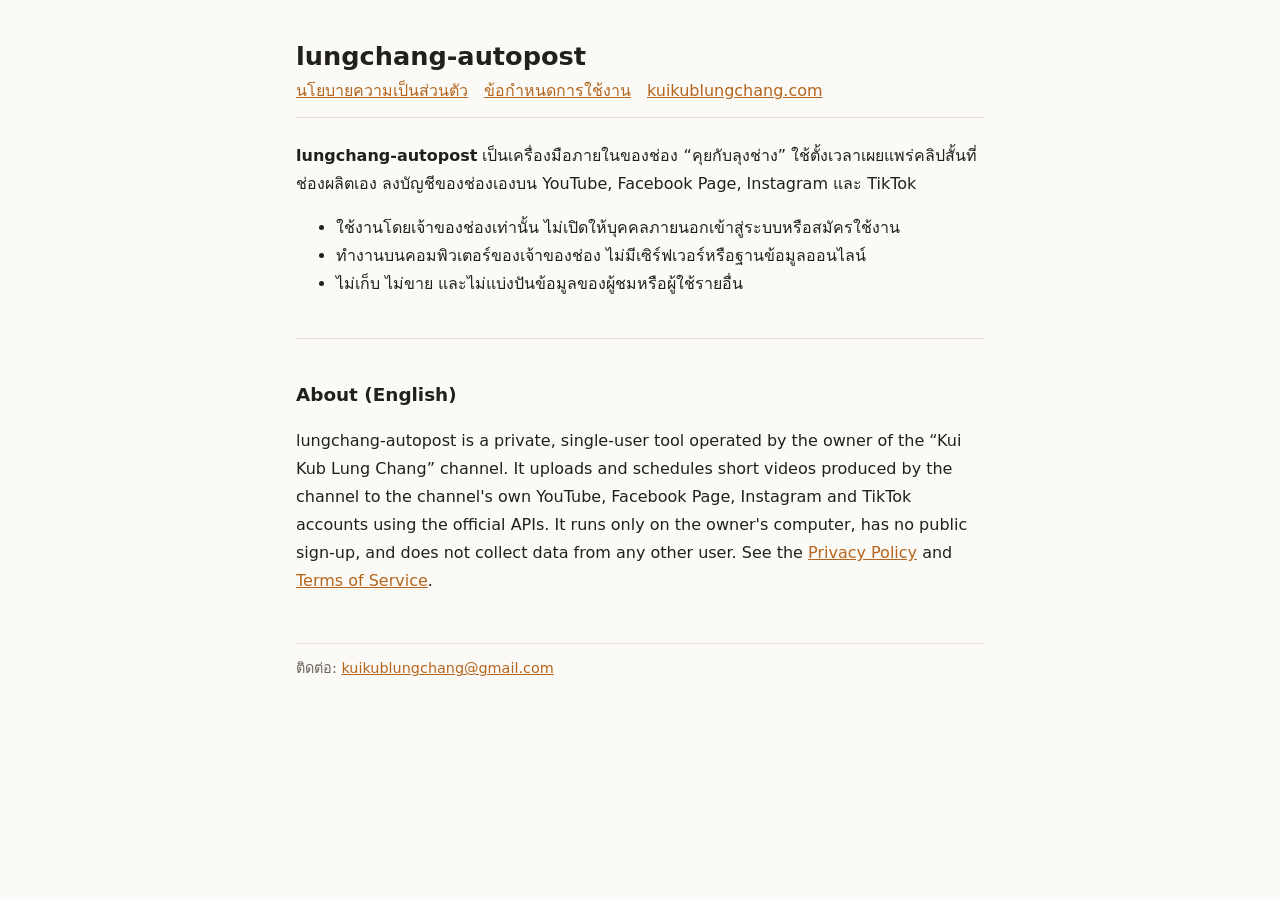
<file: index.html>
<!doctype html>
<html lang="th">
<head>
<meta charset="utf-8">
<meta name="viewport" content="width=device-width, initial-scale=1">
<title>lungchang-autopost — คุยกับลุงช่าง</title>
<link rel="stylesheet" href="style.css">
</head>
<body>
<main>
<header>
  <h1>lungchang-autopost</h1>
  <nav><a href="privacy.html">นโยบายความเป็นส่วนตัว</a><a href="terms.html">ข้อกำหนดการใช้งาน</a><a href="https://kuikublungchang.com">kuikublungchang.com</a></nav>
</header>

<p><strong>lungchang-autopost</strong> เป็นเครื่องมือภายในของช่อง “คุยกับลุงช่าง” ใช้ตั้งเวลาเผยแพร่คลิปสั้นที่ช่องผลิตเอง
ลงบัญชีของช่องเองบน YouTube, Facebook Page, Instagram และ TikTok</p>

<ul>
  <li>ใช้งานโดยเจ้าของช่องเท่านั้น ไม่เปิดให้บุคคลภายนอกเข้าสู่ระบบหรือสมัครใช้งาน</li>
  <li>ทำงานบนคอมพิวเตอร์ของเจ้าของช่อง ไม่มีเซิร์ฟเวอร์หรือฐานข้อมูลออนไลน์</li>
  <li>ไม่เก็บ ไม่ขาย และไม่แบ่งปันข้อมูลของผู้ชมหรือผู้ใช้รายอื่น</li>
</ul>

<section class="en" lang="en">
  <h2>About (English)</h2>
  <p>lungchang-autopost is a private, single-user tool operated by the owner of the “Kui Kub Lung Chang” channel.
  It uploads and schedules short videos produced by the channel to the channel's own YouTube, Facebook Page,
  Instagram and TikTok accounts using the official APIs. It runs only on the owner's computer, has no public sign-up,
  and does not collect data from any other user. See the <a href="privacy.html">Privacy Policy</a> and
  <a href="terms.html">Terms of Service</a>.</p>
</section>

<footer>ติดต่อ: <a href="mailto:kuikublungchang@gmail.com">kuikublungchang@gmail.com</a></footer>
</main>
</body>
</html>
</file>
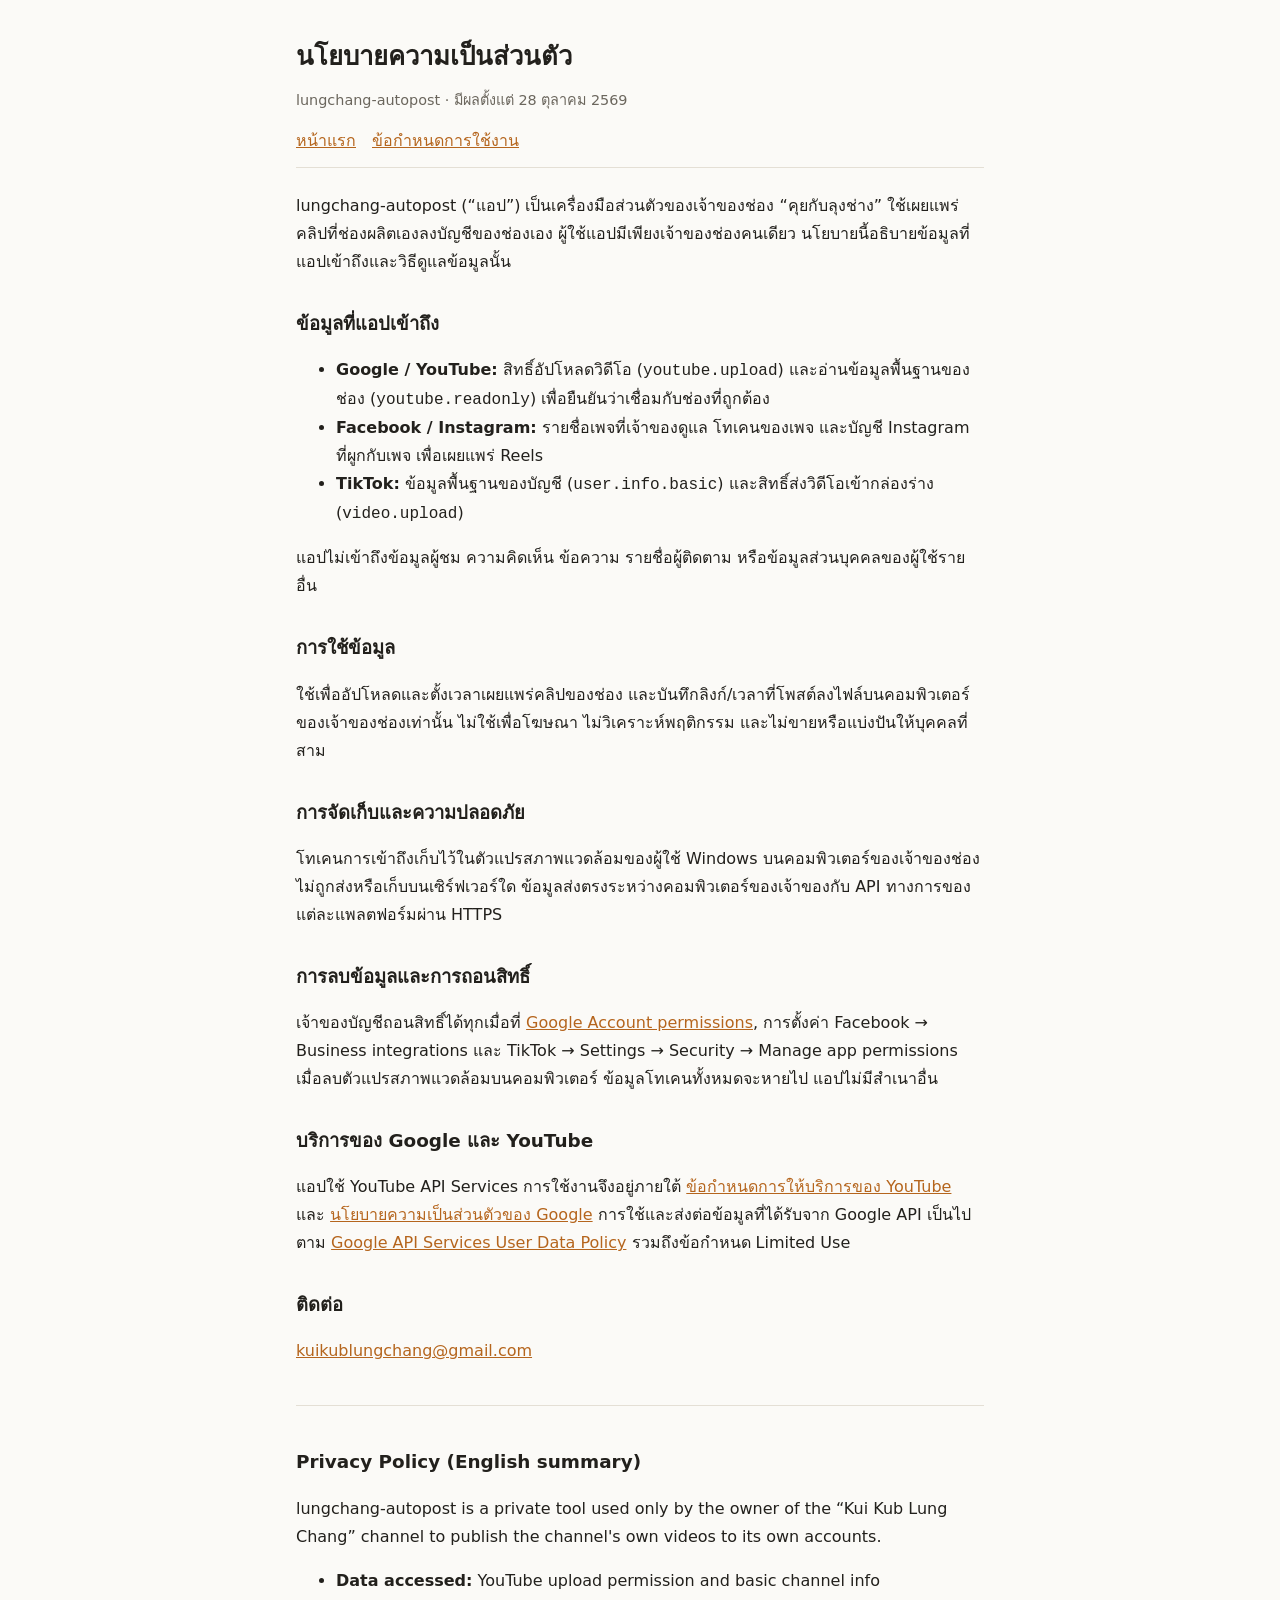
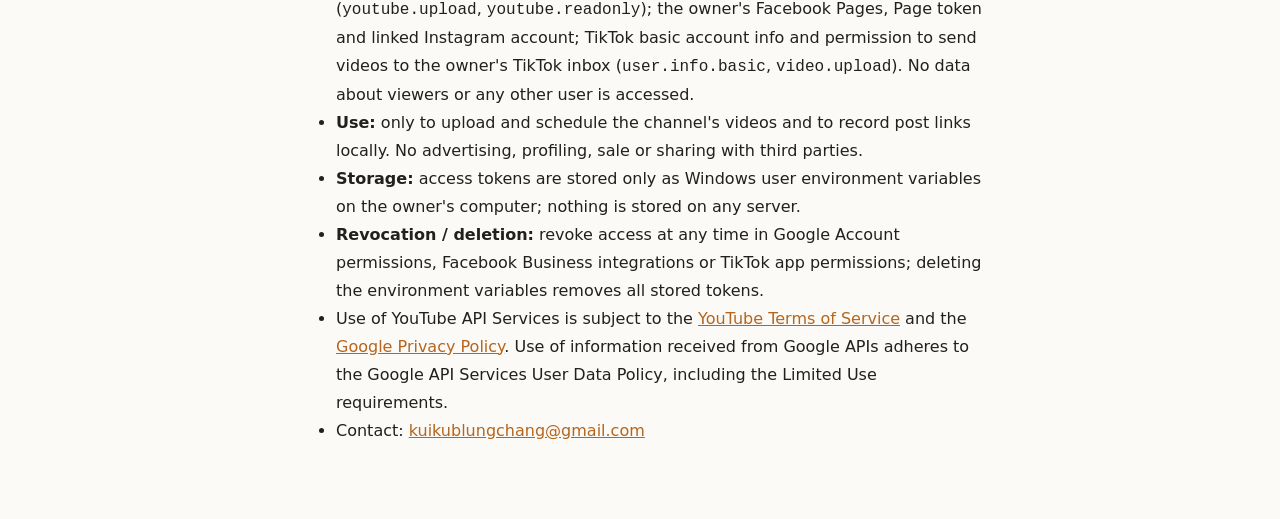
<file: privacy.html>
<!doctype html>
<html lang="th">
<head>
<meta charset="utf-8">
<meta name="viewport" content="width=device-width, initial-scale=1">
<title>นโยบายความเป็นส่วนตัว — lungchang-autopost</title>
<link rel="stylesheet" href="style.css">
</head>
<body>
<main>
<header>
  <h1>นโยบายความเป็นส่วนตัว</h1>
  <p class="muted">lungchang-autopost · มีผลตั้งแต่ 28 ตุลาคม 2569</p>
  <nav><a href="index.html">หน้าแรก</a><a href="terms.html">ข้อกำหนดการใช้งาน</a></nav>
</header>

<p>lungchang-autopost (“แอป”) เป็นเครื่องมือส่วนตัวของเจ้าของช่อง “คุยกับลุงช่าง” ใช้เผยแพร่คลิปที่ช่องผลิตเองลงบัญชีของช่องเอง
ผู้ใช้แอปมีเพียงเจ้าของช่องคนเดียว นโยบายนี้อธิบายข้อมูลที่แอปเข้าถึงและวิธีดูแลข้อมูลนั้น</p>

<h2>ข้อมูลที่แอปเข้าถึง</h2>
<ul>
  <li><strong>Google / YouTube:</strong> สิทธิ์อัปโหลดวิดีโอ (<code>youtube.upload</code>) และอ่านข้อมูลพื้นฐานของช่อง (<code>youtube.readonly</code>) เพื่อยืนยันว่าเชื่อมกับช่องที่ถูกต้อง</li>
  <li><strong>Facebook / Instagram:</strong> รายชื่อเพจที่เจ้าของดูแล โทเคนของเพจ และบัญชี Instagram ที่ผูกกับเพจ เพื่อเผยแพร่ Reels</li>
  <li><strong>TikTok:</strong> ข้อมูลพื้นฐานของบัญชี (<code>user.info.basic</code>) และสิทธิ์ส่งวิดีโอเข้ากล่องร่าง (<code>video.upload</code>)</li>
</ul>
<p>แอปไม่เข้าถึงข้อมูลผู้ชม ความคิดเห็น ข้อความ รายชื่อผู้ติดตาม หรือข้อมูลส่วนบุคคลของผู้ใช้รายอื่น</p>

<h2>การใช้ข้อมูล</h2>
<p>ใช้เพื่ออัปโหลดและตั้งเวลาเผยแพร่คลิปของช่อง และบันทึกลิงก์/เวลาที่โพสต์ลงไฟล์บนคอมพิวเตอร์ของเจ้าของช่องเท่านั้น
ไม่ใช้เพื่อโฆษณา ไม่วิเคราะห์พฤติกรรม และไม่ขายหรือแบ่งปันให้บุคคลที่สาม</p>

<h2>การจัดเก็บและความปลอดภัย</h2>
<p>โทเคนการเข้าถึงเก็บไว้ในตัวแปรสภาพแวดล้อมของผู้ใช้ Windows บนคอมพิวเตอร์ของเจ้าของช่อง ไม่ถูกส่งหรือเก็บบนเซิร์ฟเวอร์ใด
ข้อมูลส่งตรงระหว่างคอมพิวเตอร์ของเจ้าของกับ API ทางการของแต่ละแพลตฟอร์มผ่าน HTTPS</p>

<h2>การลบข้อมูลและการถอนสิทธิ์</h2>
<p>เจ้าของบัญชีถอนสิทธิ์ได้ทุกเมื่อที่
<a href="https://myaccount.google.com/permissions">Google Account permissions</a>,
การตั้งค่า Facebook → Business integrations และ TikTok → Settings → Security → Manage app permissions
เมื่อลบตัวแปรสภาพแวดล้อมบนคอมพิวเตอร์ ข้อมูลโทเคนทั้งหมดจะหายไป แอปไม่มีสำเนาอื่น</p>

<h2>บริการของ Google และ YouTube</h2>
<p>แอปใช้ YouTube API Services การใช้งานจึงอยู่ภายใต้
<a href="https://www.youtube.com/t/terms">ข้อกำหนดการให้บริการของ YouTube</a> และ
<a href="https://policies.google.com/privacy">นโยบายความเป็นส่วนตัวของ Google</a>
การใช้และส่งต่อข้อมูลที่ได้รับจาก Google API เป็นไปตาม
<a href="https://developers.google.com/terms/api-services-user-data-policy">Google API Services User Data Policy</a> รวมถึงข้อกำหนด Limited Use</p>

<h2>ติดต่อ</h2>
<p><a href="mailto:kuikublungchang@gmail.com">kuikublungchang@gmail.com</a></p>

<section class="en" lang="en">
  <h2>Privacy Policy (English summary)</h2>
  <p>lungchang-autopost is a private tool used only by the owner of the “Kui Kub Lung Chang” channel to publish the
  channel's own videos to its own accounts.</p>
  <ul>
    <li><strong>Data accessed:</strong> YouTube upload permission and basic channel info (<code>youtube.upload</code>,
    <code>youtube.readonly</code>); the owner's Facebook Pages, Page token and linked Instagram account; TikTok basic
    account info and permission to send videos to the owner's TikTok inbox (<code>user.info.basic</code>, <code>video.upload</code>).
    No data about viewers or any other user is accessed.</li>
    <li><strong>Use:</strong> only to upload and schedule the channel's videos and to record post links locally.
    No advertising, profiling, sale or sharing with third parties.</li>
    <li><strong>Storage:</strong> access tokens are stored only as Windows user environment variables on the owner's
    computer; nothing is stored on any server.</li>
    <li><strong>Revocation / deletion:</strong> revoke access at any time in Google Account permissions, Facebook
    Business integrations or TikTok app permissions; deleting the environment variables removes all stored tokens.</li>
    <li>Use of YouTube API Services is subject to the <a href="https://www.youtube.com/t/terms">YouTube Terms of Service</a>
    and the <a href="https://policies.google.com/privacy">Google Privacy Policy</a>. Use of information received from
    Google APIs adheres to the Google API Services User Data Policy, including the Limited Use requirements.</li>
    <li>Contact: <a href="mailto:kuikublungchang@gmail.com">kuikublungchang@gmail.com</a></li>
  </ul>
</section>
</main>
</body>
</html>
</file>
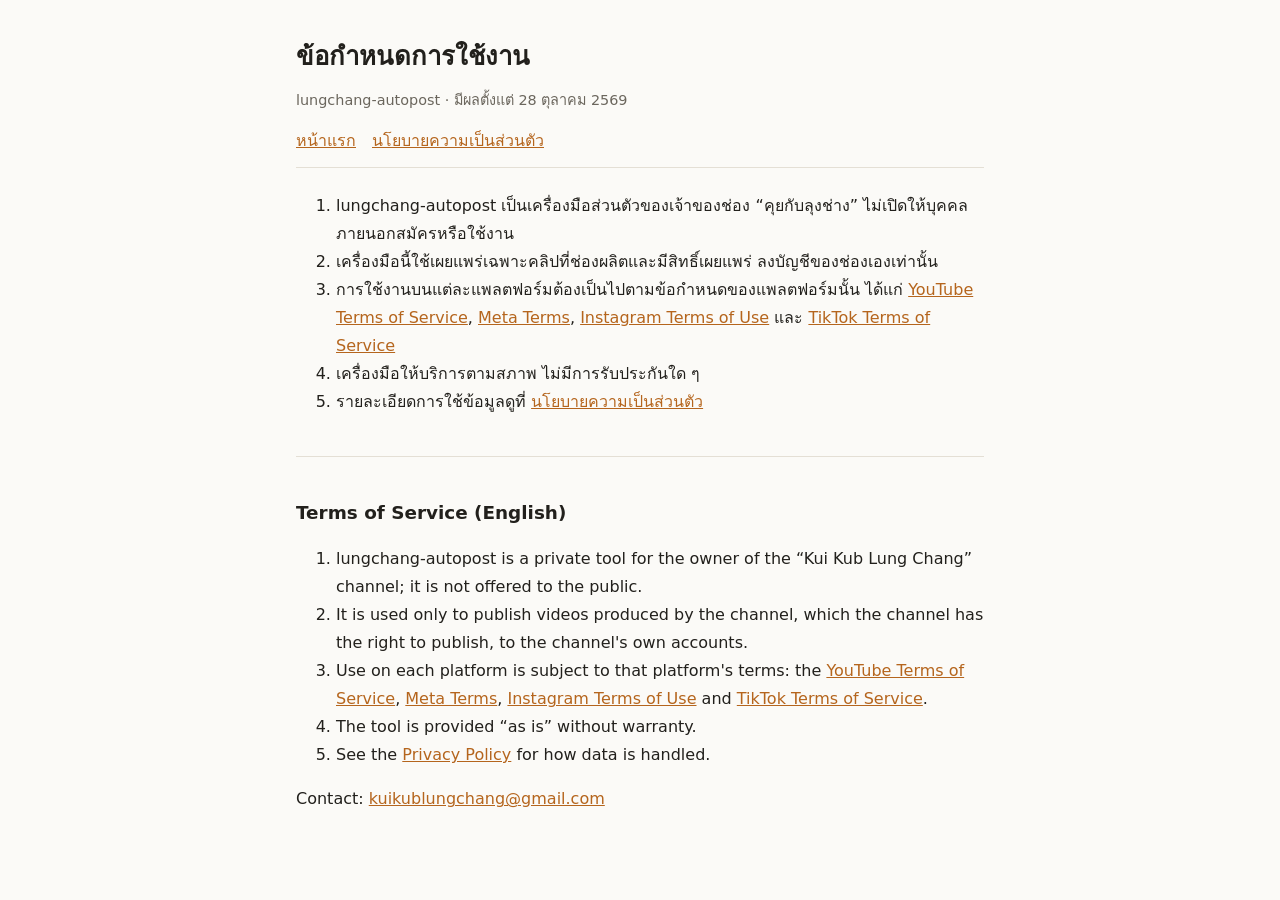
<file: terms.html>
<!doctype html>
<html lang="th">
<head>
<meta charset="utf-8">
<meta name="viewport" content="width=device-width, initial-scale=1">
<title>ข้อกำหนดการใช้งาน — lungchang-autopost</title>
<link rel="stylesheet" href="style.css">
</head>
<body>
<main>
<header>
  <h1>ข้อกำหนดการใช้งาน</h1>
  <p class="muted">lungchang-autopost · มีผลตั้งแต่ 28 ตุลาคม 2569</p>
  <nav><a href="index.html">หน้าแรก</a><a href="privacy.html">นโยบายความเป็นส่วนตัว</a></nav>
</header>

<ol>
  <li>lungchang-autopost เป็นเครื่องมือส่วนตัวของเจ้าของช่อง “คุยกับลุงช่าง” ไม่เปิดให้บุคคลภายนอกสมัครหรือใช้งาน</li>
  <li>เครื่องมือนี้ใช้เผยแพร่เฉพาะคลิปที่ช่องผลิตและมีสิทธิ์เผยแพร่ ลงบัญชีของช่องเองเท่านั้น</li>
  <li>การใช้งานบนแต่ละแพลตฟอร์มต้องเป็นไปตามข้อกำหนดของแพลตฟอร์มนั้น ได้แก่
    <a href="https://www.youtube.com/t/terms">YouTube Terms of Service</a>,
    <a href="https://www.facebook.com/terms">Meta Terms</a>,
    <a href="https://help.instagram.com/581066165581870">Instagram Terms of Use</a> และ
    <a href="https://www.tiktok.com/legal/terms-of-service">TikTok Terms of Service</a></li>
  <li>เครื่องมือให้บริการตามสภาพ ไม่มีการรับประกันใด ๆ</li>
  <li>รายละเอียดการใช้ข้อมูลดูที่ <a href="privacy.html">นโยบายความเป็นส่วนตัว</a></li>
</ol>

<section class="en" lang="en">
  <h2>Terms of Service (English)</h2>
  <ol>
    <li>lungchang-autopost is a private tool for the owner of the “Kui Kub Lung Chang” channel; it is not offered to
    the public.</li>
    <li>It is used only to publish videos produced by the channel, which the channel has the right to publish, to the
    channel's own accounts.</li>
    <li>Use on each platform is subject to that platform's terms: the
    <a href="https://www.youtube.com/t/terms">YouTube Terms of Service</a>, <a href="https://www.facebook.com/terms">Meta Terms</a>,
    <a href="https://help.instagram.com/581066165581870">Instagram Terms of Use</a> and
    <a href="https://www.tiktok.com/legal/terms-of-service">TikTok Terms of Service</a>.</li>
    <li>The tool is provided “as is” without warranty.</li>
    <li>See the <a href="privacy.html">Privacy Policy</a> for how data is handled.</li>
  </ol>
  <p>Contact: <a href="mailto:kuikublungchang@gmail.com">kuikublungchang@gmail.com</a></p>
</section>
</main>
</body>
</html>
</file>
<file: style.css>
:root {
  --bg: #fbfaf7;
  --fg: #22201c;
  --muted: #6b665d;
  --accent: #b5651d;
  --line: #e4dfd5;
}
@media (prefers-color-scheme: dark) {
  :root { --bg: #1b1a18; --fg: #ece8e0; --muted: #a39d92; --accent: #e09a52; --line: #34312c; }
}
* { box-sizing: border-box; }
body {
  margin: 0;
  background: var(--bg);
  color: var(--fg);
  font: 16px/1.75 "Sarabun", "Noto Sans Thai", "Leelawadee UI", system-ui, sans-serif;
}
main { max-width: 720px; margin: 0 auto; padding: 40px 16px 64px; }
header { border-bottom: 1px solid var(--line); margin-bottom: 24px; padding-bottom: 12px; }
nav a { margin-right: 16px; }
a { color: var(--accent); }
h1 { font-size: 1.6rem; line-height: 1.3; margin: 0 0 4px; }
h2 { font-size: 1.15rem; margin-top: 32px; }
.muted, footer { color: var(--muted); font-size: 0.9rem; }
.en { border-top: 1px solid var(--line); margin-top: 40px; padding-top: 8px; }
footer { border-top: 1px solid var(--line); margin-top: 48px; padding-top: 12px; }
</file>
